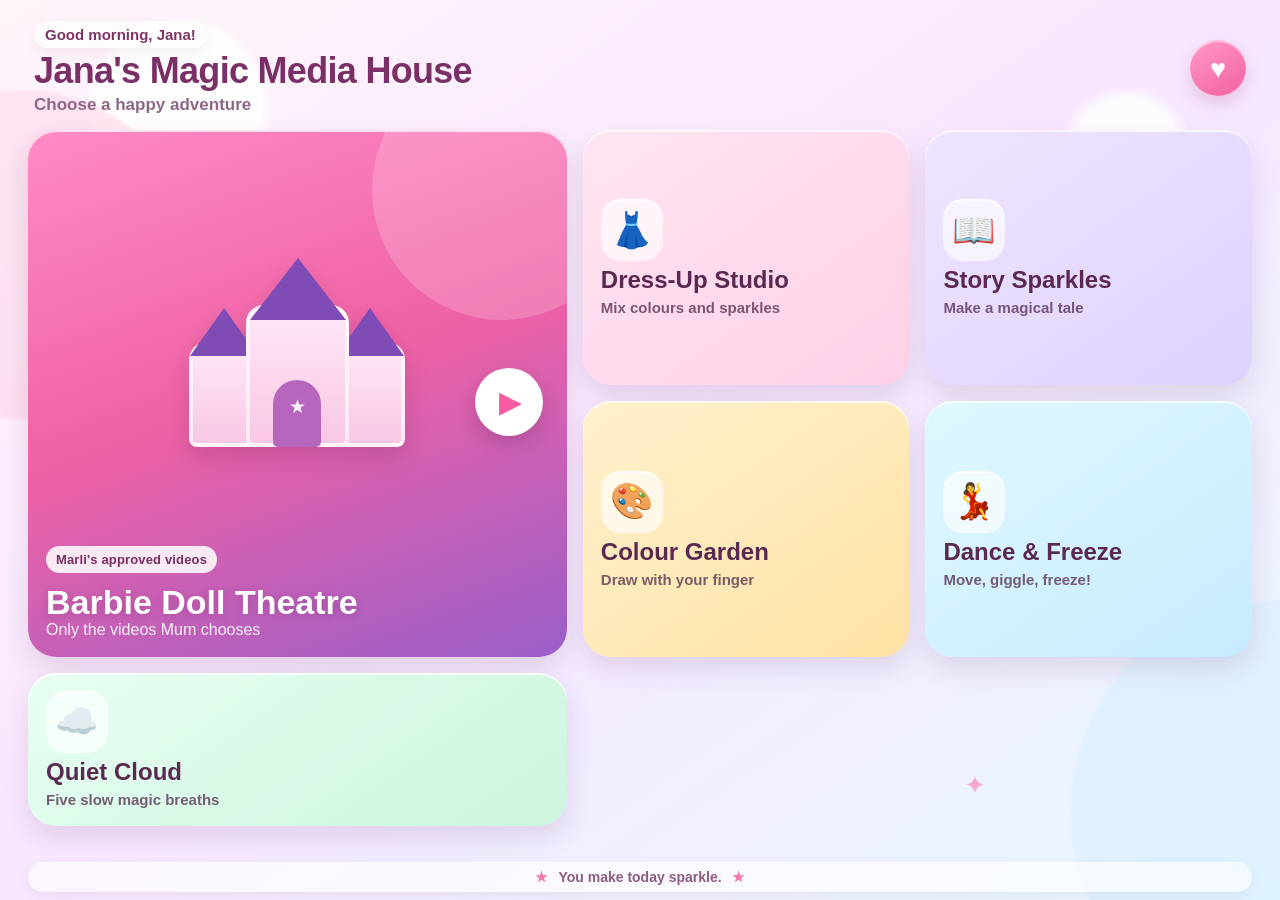
<file: index.html>
<!doctype html>
<html lang="en">
<head>
  <meta charset="utf-8">
  <meta name="viewport" content="width=device-width, initial-scale=1, maximum-scale=1, user-scalable=no, viewport-fit=cover">
  <meta name="apple-mobile-web-app-capable" content="yes">
  <meta name="apple-mobile-web-app-status-bar-style" content="black-translucent">
  <meta name="apple-mobile-web-app-title" content="Jana's Hub">
  <meta name="theme-color" content="#ff78b5">
  <title>Jana's Magic Media House</title>
  <link rel="apple-touch-icon" href="assets/apple-touch-icon.png">
  <link rel="icon" href="assets/icon-192.png">
  <link rel="manifest" href="manifest.webmanifest">
  <link rel="stylesheet" href="styles.css">
</head>
<body>
  <div id="app" class="app-shell">
    <div class="sky-shape sky-one"></div>
    <div class="sky-shape sky-two"></div>
    <div class="sparkle sparkle-a">✦</div>
    <div class="sparkle sparkle-b">✧</div>
    <div class="sparkle sparkle-c">✦</div>

    <header class="topbar">
      <div class="title-block">
        <div id="greeting" class="greeting">Hello, Jana!</div>
        <h1>Jana's Magic Media House</h1>
        <div class="subtitle">Choose a happy adventure</div>
      </div>
      <button id="parentTrigger" class="grownup-heart" aria-label="Grown-up controls" title="Grown-up controls">♥</button>
    </header>

    <main class="home-grid" aria-label="Jana's activities">
      <button class="activity-card theatre-card" data-open="theatre">
        <div class="card-glow"></div>
        <div class="theatre-art" aria-hidden="true">
          <div class="castle">
            <div class="tower tower-left"><span></span></div>
            <div class="tower tower-main"><span></span></div>
            <div class="tower tower-right"><span></span></div>
            <div class="castle-door">★</div>
          </div>
          <div class="play-bubble">▶</div>
        </div>
        <div class="card-copy">
          <span class="eyebrow">Marli's approved videos</span>
          <strong>Barbie Doll Theatre</strong>
          <span>Only the videos Mum chooses</span>
        </div>
      </button>

      <button class="activity-card dress-card" data-open="dressup">
        <div class="tile-icon">👗</div>
        <strong>Dress-Up Studio</strong>
        <span>Mix colours and sparkles</span>
      </button>

      <button class="activity-card story-card" data-open="stories">
        <div class="tile-icon">📖</div>
        <strong>Story Sparkles</strong>
        <span>Make a magical tale</span>
      </button>

      <button class="activity-card colour-card" data-open="colour">
        <div class="tile-icon">🎨</div>
        <strong>Colour Garden</strong>
        <span>Draw with your finger</span>
      </button>

      <button class="activity-card dance-card" data-open="dance">
        <div class="tile-icon">💃</div>
        <strong>Dance & Freeze</strong>
        <span>Move, giggle, freeze!</span>
      </button>

      <button class="activity-card calm-card" data-open="calm">
        <div class="tile-icon">☁️</div>
        <strong>Quiet Cloud</strong>
        <span>Five slow magic breaths</span>
      </button>
    </main>

    <footer class="footer-strip">
      <div class="footer-star">★</div>
      <div id="kindMessage">You make today sparkle.</div>
      <div class="footer-star">★</div>
    </footer>
  </div>

  <div id="modal" class="modal hidden" role="dialog" aria-modal="true" aria-labelledby="modalTitle">
    <div class="modal-panel">
      <button id="closeModal" class="close-button" aria-label="Close">×</button>
      <div id="modalContent" class="modal-content"></div>
    </div>
  </div>

  <div id="toast" class="toast hidden" role="status"></div>

  <script src="config.js"></script>
  <script src="app.js"></script>
</body>
</html>
</file>
<file: styles.css>
html, body {
  width: 100%;
  height: 100%;
  margin: 0;
  padding: 0;
  overflow: hidden;
  background: #fff4fb;
  font-family: -apple-system, BlinkMacSystemFont, "Avenir Next", "Helvetica Neue", Arial, sans-serif;
  -webkit-tap-highlight-color: transparent;
  -webkit-user-select: none;
  user-select: none;
}

* { box-sizing: border-box; }
button { font: inherit; }

.app-shell {
  position: relative;
  width: 100%;
  height: 100%;
  min-height: 620px;
  overflow: hidden;
  color: #5b2851;
  background:
    radial-gradient(circle at 14% 12%, rgba(255,255,255,.95) 0 6%, transparent 7%),
    radial-gradient(circle at 88% 17%, rgba(255,255,255,.82) 0 4%, transparent 5%),
    linear-gradient(145deg, #fff5fb 0%, #f8e7ff 48%, #e8f8ff 100%);
}

.sky-shape {
  position: absolute;
  border-radius: 50%;
  filter: blur(1px);
  opacity: .55;
  pointer-events: none;
}
.sky-one { width: 330px; height: 330px; background: #ffd6e9; left: -140px; top: 90px; }
.sky-two { width: 420px; height: 420px; background: #d9efff; right: -210px; bottom: -120px; }

.sparkle {
  position: absolute;
  z-index: 1;
  color: rgba(255, 105, 180, .55);
  pointer-events: none;
  animation: twinkle 2.8s ease-in-out infinite;
}
.sparkle-a { left: 4%; top: 18%; font-size: 30px; }
.sparkle-b { right: 8%; top: 28%; font-size: 24px; animation-delay: .8s; }
.sparkle-c { right: 23%; bottom: 11%; font-size: 26px; animation-delay: 1.4s; }

@keyframes twinkle {
  0%,100% { transform: scale(.8) rotate(0); opacity: .25; }
  50% { transform: scale(1.18) rotate(12deg); opacity: .9; }
}

.topbar {
  position: relative;
  z-index: 3;
  height: 122px;
  padding: 26px 34px 12px;
  display: flex;
  align-items: center;
  justify-content: space-between;
}
.title-block { min-width: 0; }
.greeting {
  display: inline-block;
  margin-bottom: 4px;
  padding: 5px 11px;
  border-radius: 999px;
  color: #7d3565;
  background: rgba(255,255,255,.72);
  box-shadow: 0 5px 14px rgba(109, 48, 93, .08);
  font-size: 15px;
  font-weight: 800;
}
h1 {
  margin: 0;
  color: #7a2f67;
  font-size: 36px;
  line-height: 1.05;
  letter-spacing: -.7px;
  text-shadow: 0 2px 0 rgba(255,255,255,.8);
}
.subtitle {
  margin-top: 5px;
  font-size: 17px;
  font-weight: 650;
  color: #8d6786;
}
.grownup-heart {
  width: 56px;
  height: 56px;
  border: 0;
  border-radius: 50%;
  color: #fff;
  background: linear-gradient(145deg, #ff9bc8, #f35f9f);
  box-shadow: 0 8px 18px rgba(179, 50, 111, .22), inset 0 2px 0 rgba(255,255,255,.45);
  font-size: 27px;
  line-height: 56px;
  cursor: pointer;
}
.grownup-heart:active { transform: scale(.94); }

.home-grid {
  position: relative;
  z-index: 2;
  height: calc(100% - 178px);
  padding: 8px 28px 18px;
  display: grid;
  grid-template-columns: 1.65fr 1fr 1fr;
  grid-template-rows: 1fr 1fr;
  gap: 16px;
}

.activity-card {
  position: relative;
  overflow: hidden;
  border: 0;
  border-radius: 28px;
  padding: 18px;
  color: #5b2851;
  text-align: left;
  cursor: pointer;
  box-shadow: 0 12px 26px rgba(87, 41, 80, .13), inset 0 2px 0 rgba(255,255,255,.75);
  transition: transform .14s ease, box-shadow .14s ease;
}
.activity-card:active {
  transform: translateY(2px) scale(.985);
  box-shadow: 0 6px 14px rgba(87, 41, 80, .13), inset 0 2px 0 rgba(255,255,255,.75);
}
.activity-card strong {
  display: block;
  margin-top: 6px;
  font-size: 24px;
  line-height: 1.05;
}
.activity-card > span {
  display: block;
  margin-top: 7px;
  color: rgba(81, 40, 75, .75);
  font-size: 15px;
  font-weight: 700;
}
.tile-icon {
  width: 62px;
  height: 62px;
  display: flex;
  align-items: center;
  justify-content: center;
  border-radius: 20px;
  background: rgba(255,255,255,.66);
  box-shadow: inset 0 2px 0 rgba(255,255,255,.8);
  font-size: 35px;
}

.theatre-card {
  grid-row: 1 / 3;
  display: flex;
  flex-direction: column;
  justify-content: flex-end;
  color: #fff;
  background: linear-gradient(160deg, #ff8bc5 0%, #ef61a5 48%, #9a5fca 100%);
}
.theatre-card .card-glow {
  position: absolute;
  width: 260px;
  height: 260px;
  border-radius: 50%;
  right: -65px;
  top: -70px;
  background: rgba(255,255,255,.19);
}
.card-copy { position: relative; z-index: 2; }
.card-copy strong { font-size: 34px; text-shadow: 0 2px 8px rgba(85,22,70,.22); }
.card-copy > span { color: rgba(255,255,255,.9); }
.card-copy .eyebrow {
  display: inline-block;
  width: auto;
  margin: 0 0 6px;
  padding: 6px 10px;
  border-radius: 999px;
  color: #7b2e62;
  background: rgba(255,255,255,.86);
  font-size: 13px;
  font-weight: 900;
  letter-spacing: .15px;
}

.theatre-art {
  position: absolute;
  left: 16px;
  right: 16px;
  top: 16px;
  height: 58%;
}
.castle {
  position: absolute;
  left: 50%;
  bottom: 5px;
  width: 220px;
  height: 185px;
  transform: translateX(-50%);
  filter: drop-shadow(0 10px 11px rgba(75,18,69,.18));
}
.tower {
  position: absolute;
  bottom: 0;
  border-radius: 18px 18px 8px 8px;
  background: linear-gradient(#ffe8f6, #f9c7e4);
  border: 4px solid rgba(255,255,255,.62);
}
.tower span {
  position: absolute;
  left: 50%;
  top: -38px;
  width: 0;
  height: 0;
  transform: translateX(-50%);
  border-left: 34px solid transparent;
  border-right: 34px solid transparent;
  border-bottom: 48px solid #7f4bb4;
}
.tower-left { left: 2px; width: 70px; height: 105px; }
.tower-main { left: 59px; width: 103px; height: 142px; z-index: 2; }
.tower-main span { border-left-width: 48px; border-right-width: 48px; border-bottom-width: 62px; top: -51px; }
.tower-right { right: 2px; width: 70px; height: 105px; }
.castle-door {
  position: absolute;
  z-index: 3;
  left: 50%;
  bottom: 0;
  width: 48px;
  height: 67px;
  transform: translateX(-50%);
  border-radius: 24px 24px 5px 5px;
  color: #fff4fb;
  background: #b666bd;
  text-align: center;
  line-height: 53px;
  font-size: 19px;
}
.play-bubble {
  position: absolute;
  right: 8px;
  bottom: 16px;
  width: 68px;
  height: 68px;
  display: flex;
  align-items: center;
  justify-content: center;
  border-radius: 50%;
  color: #f75ca1;
  background: #fff;
  box-shadow: 0 8px 18px rgba(69, 22, 70, .22);
  font-size: 30px;
  padding-left: 4px;
  animation: pulsePlay 2.2s ease-in-out infinite;
}
@keyframes pulsePlay { 0%,100% { transform: scale(1); } 50% { transform: scale(1.08); } }

.dress-card { background: linear-gradient(145deg, #ffe5f2, #ffd0e7); }
.story-card { background: linear-gradient(145deg, #efe5ff, #ded1ff); }
.colour-card { background: linear-gradient(145deg, #fff0cd, #ffe3a5); }
.dance-card { background: linear-gradient(145deg, #dff8ff, #c7ebff); }
.calm-card { background: linear-gradient(145deg, #e7fff1, #ccf4df); }

.footer-strip {
  position: absolute;
  z-index: 4;
  left: 28px;
  right: 28px;
  bottom: 8px;
  height: 30px;
  display: flex;
  align-items: center;
  justify-content: center;
  gap: 10px;
  border-radius: 999px;
  color: #8d5c83;
  background: rgba(255,255,255,.65);
  font-size: 14px;
  font-weight: 800;
  box-shadow: 0 4px 12px rgba(77, 34, 74, .07);
}
.footer-star { color: #f279b0; }

.modal {
  position: fixed;
  z-index: 50;
  top: 0;
  right: 0;
  bottom: 0;
  left: 0;
  width: 100%;
  height: 100%;
  display: flex;
  align-items: center;
  justify-content: center;
  padding: 20px;
  background: rgba(64, 35, 67, .44);
  -webkit-backdrop-filter: blur(8px);
  backdrop-filter: blur(8px);
}
.hidden { display: none !important; }
.modal-panel {
  position: relative;
  width: 94%;
  max-width: 930px;
  height: 90%;
  max-height: 700px;
  overflow: hidden;
  border: 5px solid rgba(255,255,255,.72);
  border-radius: 34px;
  background: #fff9fd;
  box-shadow: 0 24px 60px rgba(43, 21, 45, .34);
}
.close-button {
  position: absolute;
  z-index: 10;
  top: 13px;
  right: 13px;
  width: 58px;
  height: 58px;
  border: 0;
  border-radius: 50%;
  color: #fff;
  background: #ee5b9d;
  box-shadow: 0 7px 16px rgba(145,45,95,.28);
  font-size: 40px;
  line-height: 50px;
  cursor: pointer;
}
.modal-content {
  position: relative;
  width: 100%;
  height: 100%;
  padding: 25px 26px 22px;
  overflow: auto;
  -webkit-overflow-scrolling: touch;
}
.modal-heading {
  margin: 2px 76px 6px 0;
  color: #71305f;
  font-size: 34px;
  line-height: 1.1;
}
.modal-subtitle {
  margin: 0 80px 20px 0;
  color: #8c7188;
  font-size: 17px;
  font-weight: 700;
}

.video-grid {
  display: grid;
  grid-template-columns: repeat(3, 1fr);
  gap: 14px;
}
.video-card {
  border: 0;
  border-radius: 20px;
  overflow: hidden;
  padding: 0;
  color: #642c56;
  background: #fff;
  box-shadow: 0 8px 18px rgba(82,36,75,.12);
  text-align: left;
}
.video-card img { width: 100%; display: block; aspect-ratio: 16 / 9; object-fit: cover; background: #f8d9e9; }
.video-card strong { display: block; padding: 10px 12px 12px; font-size: 17px; }
.empty-state {
  min-height: 390px;
  display: flex;
  flex-direction: column;
  align-items: center;
  justify-content: center;
  text-align: center;
  padding: 35px;
}
.empty-icon { font-size: 78px; }
.empty-state h2 { margin: 8px 0; color: #783362; font-size: 34px; }
.empty-state p { max-width: 560px; margin: 0; color: #8a6a83; font-size: 19px; font-weight: 700; }
.video-mode {
  padding: 0;
  overflow: hidden;
  background: #111;
}
.video-title {
  position: absolute;
  z-index: 11;
  top: 22px;
  left: 168px;
  right: 84px;
  overflow: hidden;
  color: #fff;
  font-size: 20px;
  font-weight: 900;
  line-height: 42px;
  text-align: center;
  text-overflow: ellipsis;
  white-space: nowrap;
}
.video-player-stage {
  position: absolute;
  top: 76px;
  right: 14px;
  bottom: 98px;
  left: 14px;
  overflow: hidden;
  border-radius: 14px;
  background: #000;
}
.youtube-player-host,
.youtube-player-host iframe {
  display: block;
  width: 100% !important;
  height: 100% !important;
  border: 0;
  background: #000;
}
.video-loading {
  display: flex;
  width: 100%;
  height: 100%;
  align-items: center;
  justify-content: center;
  color: #fff;
  font-size: 22px;
  font-weight: 900;
}
.video-control-bar {
  position: absolute;
  z-index: 15;
  right: 12px;
  bottom: 12px;
  left: 12px;
  height: 74px;
  display: flex;
  align-items: stretch;
  justify-content: center;
  gap: 9px;
}
.video-control {
  min-width: 128px;
  height: 64px;
  padding: 0 16px;
  border: 0;
  border-radius: 20px;
  color: #fff;
  background: #675379;
  box-shadow: 0 7px 16px rgba(0,0,0,.25);
  font-size: 18px;
  font-weight: 900;
}
.video-control.primary { background: #e84f99; }
.video-control.small-control { min-width: 104px; }
.video-control.big-view-control { background: #8c56c5; }
.video-control:disabled { opacity: .42; }
.video-back-button {
  position: absolute;
  z-index: 16;
  top: 14px;
  left: 16px;
  min-width: 132px;
  height: 50px;
  padding: 0 18px;
  border: 0;
  border-radius: 25px;
  color: #fff;
  background: #8c56c5;
  box-shadow: 0 6px 15px rgba(47,24,62,.28);
  font-size: 19px;
  font-weight: 900;
}
.modal.video-big-view {
  padding: 0;
  background: #111;
}
.modal.video-big-view .modal-panel {
  width: 100%;
  max-width: none;
  height: 100%;
  max-height: none;
  border: 0;
  border-radius: 0;
}
.modal.video-big-view .video-player-stage {
  top: 68px;
  right: 6px;
  bottom: 92px;
  left: 6px;
  border-radius: 0;
}

.dressup-layout {
  min-height: 500px;
  display: flex;
  gap: 28px;
  align-items: center;
  justify-content: center;
}
.doll-stage {
  position: relative;
  width: 320px;
  height: 470px;
  border-radius: 34px;
  overflow: hidden;
  background: linear-gradient(#dff7ff 0%, #f7e5ff 58%, #ffe7f3 100%);
  box-shadow: inset 0 0 0 5px rgba(255,255,255,.7), 0 12px 25px rgba(76,40,81,.13);
}
.doll-stage:before {
  content: "✦  ✧  ✦";
  position: absolute;
  top: 22px;
  left: 0;
  right: 0;
  color: rgba(231,85,156,.52);
  text-align: center;
  font-size: 26px;
  letter-spacing: 16px;
}
.doll {
  position: absolute;
  left: 50%;
  top: 58px;
  width: 180px;
  height: 380px;
  transform: translateX(-50%);
}
.doll-hair { position:absolute; left:43px; top:0; width:95px; height:115px; border-radius:48px 48px 40px 40px; background:#9a5a30; }
.doll-head { position:absolute; left:59px; top:22px; width:63px; height:78px; border-radius:45% 45% 48% 48%; background:#f5c6a9; box-shadow: inset 0 -5px 0 rgba(209,132,112,.12); }
.doll-face:before, .doll-face:after { content:""; position:absolute; top:52px; width:7px; height:9px; border-radius:50%; background:#4f3141; }
.doll-face:before { left:74px; } .doll-face:after { right:74px; }
.doll-smile { position:absolute; left:84px; top:75px; width:16px; height:8px; border-bottom:3px solid #b55a69; border-radius:50%; }
.doll-neck { position:absolute; left:80px; top:95px; width:23px; height:24px; background:#f5c6a9; }
.doll-top { position:absolute; left:48px; top:111px; width:87px; height:89px; border-radius:24px 24px 15px 15px; background:#ff77b5; z-index:2; box-shadow: inset 0 4px 0 rgba(255,255,255,.28); }
.doll-arm { position:absolute; top:116px; width:23px; height:142px; border-radius:14px; background:#f5c6a9; }
.doll-arm.left { left:25px; transform:rotate(8deg); } .doll-arm.right { right:24px; transform:rotate(-8deg); }
.doll-skirt { position:absolute; left:24px; top:182px; width:136px; height:135px; clip-path: polygon(27% 0,73% 0,100% 100%,0 100%); background:#9158c7; z-index:3; box-shadow: inset 0 6px 0 rgba(255,255,255,.22); }
.doll-leg { position:absolute; top:306px; width:25px; height:72px; border-radius:10px; background:#f5c6a9; }
.doll-leg.left { left:59px; } .doll-leg.right { right:59px; }
.doll-shoe { position:absolute; top:366px; width:42px; height:18px; border-radius:15px 15px 5px 5px; background:#e84394; }
.doll-shoe.left { left:43px; } .doll-shoe.right { right:42px; }
.accessory { position:absolute; z-index:6; display:none; }
.accessory.show { display:block; }
.crown { left:68px; top:-15px; font-size:48px; }
.bow { left:113px; top:20px; font-size:35px; }
.starwand { right:-4px; top:180px; font-size:49px; transform:rotate(-12deg); }

.controls-panel {
  width: 48%;
  min-width: 330px;
}
.controls-panel h2 { margin: 0 0 8px; color:#753263; font-size:34px; }
.control-label { margin: 18px 0 9px; color:#86617e; font-size:16px; font-weight:900; }
.swatches { display:flex; flex-wrap:wrap; gap:10px; }
.swatch {
  width: 52px;
  height: 52px;
  border: 4px solid #fff;
  border-radius: 50%;
  box-shadow: 0 4px 10px rgba(73,34,69,.18);
}
.option-row { display:flex; flex-wrap:wrap; gap:10px; }
.option-button, .big-action {
  border:0;
  border-radius:16px;
  padding:13px 17px;
  color:#6d2d5c;
  background:#f4e8f4;
  font-weight:900;
  box-shadow:0 5px 12px rgba(81,36,76,.1);
}
.big-action { color:#fff; background:linear-gradient(145deg,#ff81bd,#e9559d); font-size:18px; }

.story-box {
  min-height: 420px;
  display:flex;
  flex-direction:column;
  align-items:center;
  justify-content:center;
  padding:35px 55px;
  border-radius:30px;
  background:linear-gradient(145deg,#f0e5ff,#fff4fb);
  text-align:center;
  box-shadow:inset 0 0 0 4px rgba(255,255,255,.72);
}
.story-icon { font-size:72px; }
.story-text { max-width:720px; margin:18px auto 25px; color:#68315b; font-size:29px; line-height:1.35; font-weight:800; }
.story-actions { display:flex; gap:13px; }

.canvas-wrap {
  height: calc(100% - 95px);
  min-height:430px;
  display:flex;
  gap:16px;
}
#drawCanvas {
  flex:1;
  width:100%;
  min-width:0;
  border:5px solid #fff;
  border-radius:24px;
  background:#fff;
  box-shadow:0 9px 20px rgba(76,38,72,.13);
  touch-action:none;
}
.palette {
  width:84px;
  display:flex;
  flex-direction:column;
  gap:10px;
  align-items:center;
}
.palette .swatch { width:46px; height:46px; }
.palette-button {
  width:58px;
  height:58px;
  border:0;
  border-radius:18px;
  background:#f3e8f2;
  font-size:25px;
}

.dance-room, .calm-room {
  min-height:500px;
  display:flex;
  flex-direction:column;
  align-items:center;
  justify-content:center;
  text-align:center;
}
.dance-orb {
  width:245px;
  height:245px;
  display:flex;
  flex-direction:column;
  align-items:center;
  justify-content:center;
  border-radius:50%;
  color:#fff;
  background:linear-gradient(145deg,#ff78b7,#9a65d1);
  box-shadow:0 18px 36px rgba(105,52,126,.25), inset 0 5px 0 rgba(255,255,255,.28);
}
.dance-state { font-size:42px; font-weight:1000; }
.dance-time { margin-top:8px; font-size:28px; font-weight:800; }
.dance-controls { margin-top:26px; display:flex; gap:13px; }

.breath-cloud {
  width:220px;
  height:145px;
  position:relative;
  border-radius:80px;
  background:#fff;
  box-shadow:0 16px 30px rgba(79,104,126,.15);
  transition:transform 4s ease-in-out;
}
.breath-cloud:before, .breath-cloud:after { content:""; position:absolute; border-radius:50%; background:#fff; }
.breath-cloud:before { width:115px; height:115px; left:30px; top:-55px; }
.breath-cloud:after { width:92px; height:92px; right:25px; top:-36px; }
.breath-cloud.grow { transform:scale(1.35); }
.breath-instruction { margin-top:70px; color:#5f5877; font-size:34px; font-weight:900; }
.breath-count { margin-top:8px; color:#8d7aa0; font-size:20px; font-weight:800; }

.parent-panel { padding-bottom:30px; }
.parent-section {
  margin:16px 0;
  padding:18px;
  border-radius:22px;
  background:#f8edf6;
}
.parent-section label { display:block; margin:10px 0 6px; color:#734063; font-weight:900; }
.parent-section input {
  width:100%;
  height:48px;
  border:2px solid #e6cce0;
  border-radius:13px;
  padding:0 13px;
  font-size:17px;
  background:#fff;
  -webkit-user-select:text;
  user-select:text;
}
.parent-note { color:#805f78; line-height:1.4; font-weight:700; }
.parent-video-row { display:grid; grid-template-columns: 1fr 2fr; gap:10px; margin-bottom:10px; }
.parent-actions { display:flex; gap:10px; flex-wrap:wrap; }
.danger-action { background:#8b6a83; }

.toast {
  position:fixed;
  z-index:100;
  left:50%;
  bottom:35px;
  transform:translateX(-50%);
  min-width:260px;
  max-width:80%;
  padding:15px 20px;
  border-radius:999px;
  color:#fff;
  background:rgba(81,38,74,.92);
  box-shadow:0 10px 24px rgba(52,23,49,.28);
  text-align:center;
  font-weight:900;
}

@media (max-width: 820px), (orientation: portrait) {
  html, body { overflow:auto; }
  .app-shell { min-height:100%; height:auto; overflow:auto; padding-bottom:54px; }
  .topbar { height:auto; padding:24px 20px 12px; }
  h1 { font-size:31px; }
  .home-grid {
    height:auto;
    padding:8px 18px 20px;
    grid-template-columns:1fr 1fr;
    grid-template-rows:auto;
  }
  .theatre-card { grid-column:1 / 3; grid-row:auto; min-height:430px; }
  .activity-card { min-height:185px; }
  .footer-strip { position:relative; left:auto; right:auto; bottom:auto; margin:0 18px; }
  .modal { padding:8px; }
  .modal-panel { width:100%; height:96%; border-radius:25px; }
  .video-grid { grid-template-columns:1fr 1fr; }
  .dressup-layout { flex-direction:column; }
  .controls-panel { width:100%; min-width:0; }
  .parent-video-row { grid-template-columns:1fr; }
}
</file>
